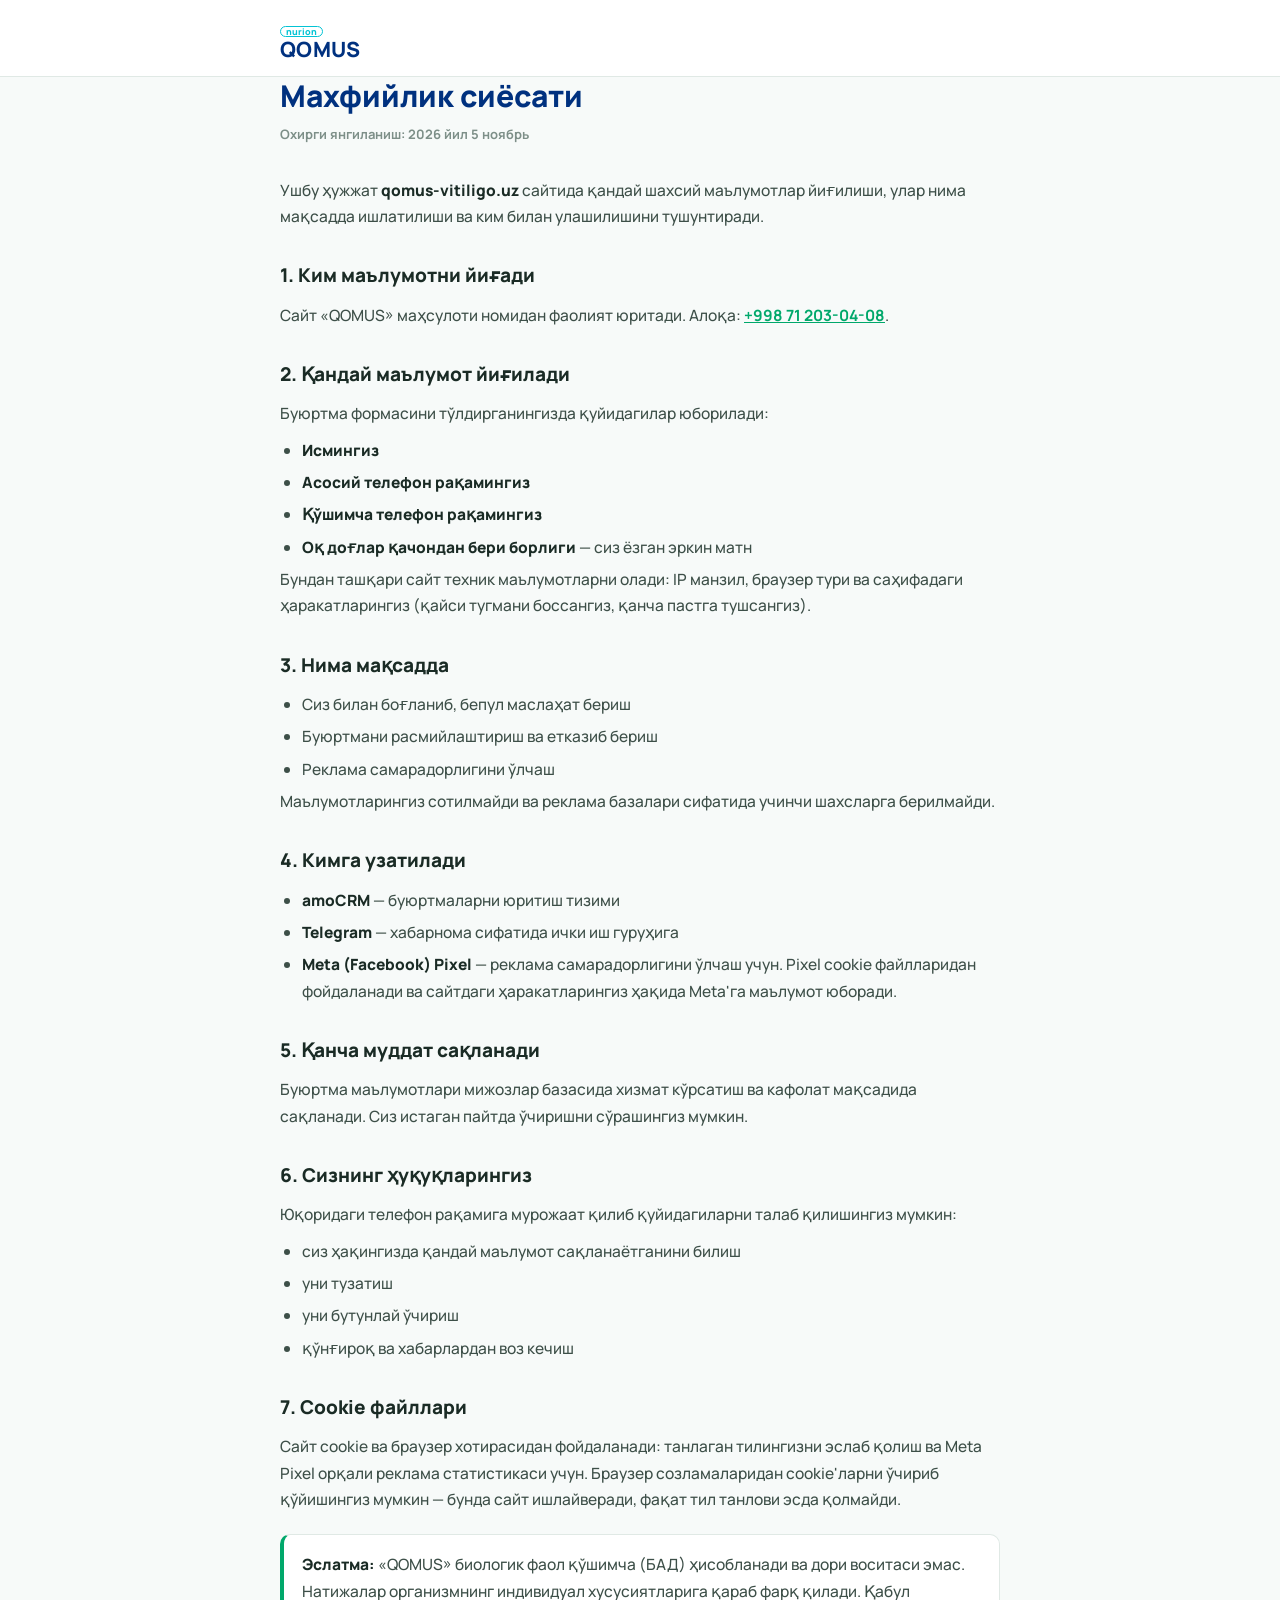
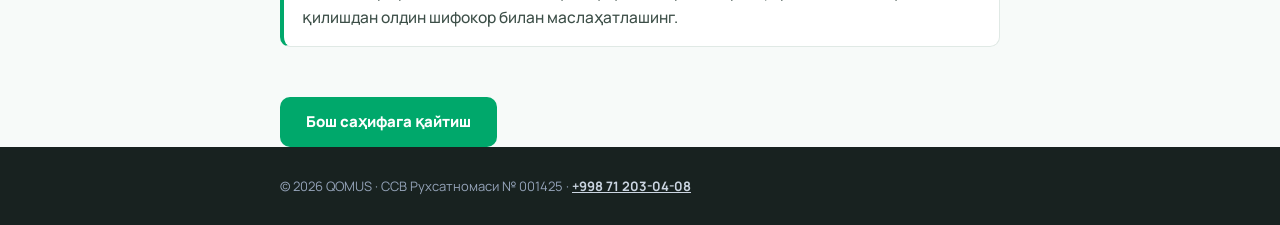
<file: maxfiylik.html>
<!DOCTYPE html>
<html lang="uz-Cyrl">
<head>
    <meta charset="UTF-8">
    <meta name="viewport" content="width=device-width, initial-scale=1.0">
    <title>Махфийлик сиёсати — QOMUS</title>
    <meta name="description" content="QOMUS сайти қандай шахсий маълумотларни йиғади, улар қаерга юборилади ва қанча муддат сақланади.">
    <meta name="robots" content="index, follow">
    <meta name="theme-color" content="#00317F">
    <link rel="canonical" href="https://qomus-vitiligo.uz/maxfiylik.html">
    <link rel="icon" href="/favicon.ico" sizes="any">
    <link rel="icon" type="image/png" sizes="32x32" href="/favicon-32x32.png">
    <link rel="apple-touch-icon" href="/apple-touch-icon.png">
    <link rel="preconnect" href="https://fonts.googleapis.com">
    <link rel="preconnect" href="https://fonts.gstatic.com" crossorigin>
    <link href="https://fonts.googleapis.com/css2?family=Manrope:wght@500;600;700;800;900&subset=cyrillic,cyrillic-ext,latin&display=swap" rel="stylesheet">
    <style>
        *{margin:0;padding:0;box-sizing:border-box;font-family:'Manrope',sans-serif}
        body{background:#f7faf9;color:#1a2b25;line-height:1.7}
        .wrap{max-width:760px;margin:0 auto;padding:0 20px}
        header{background:#fff;border-bottom:1px solid #e0e9e5;padding:16px 0}
        .logo{display:inline-flex;flex-direction:column;line-height:1;text-decoration:none}
        .logo-sub{font-size:9px;font-weight:800;color:#03C3D4;border:1px solid #03C3D4;border-radius:8px;padding:0 5px;width:fit-content;margin-bottom:2px}
        .logo-main{font-size:21px;font-weight:900;color:#00317F;letter-spacing:.4px}
        main{padding:40px 0 64px}
        h1{font-size:30px;font-weight:900;color:#00317F;margin-bottom:8px;line-height:1.25}
        .upd{font-size:13px;font-weight:700;color:#7d8f88;margin-bottom:32px}
        h2{font-size:19px;font-weight:800;color:#1a2b25;margin:30px 0 10px}
        p,li{font-size:15.5px;font-weight:500;color:#3d4f48;margin-bottom:10px}
        ul{padding-left:22px}
        li{margin-bottom:6px}
        strong{font-weight:800;color:#1a2b25}
        a{color:#00a86b;font-weight:700}
        .note{background:#fff;border:1px solid #e0e9e5;border-left:4px solid #00a86b;border-radius:10px;padding:16px 18px;margin:22px 0}
        .note p:last-child{margin-bottom:0}
        footer{background:#182220;color:#94A3B8;padding:28px 0;font-size:13px}
        footer a{color:#cbd5e1}
        .back{display:inline-block;margin-top:28px;background:#00a86b;color:#fff;text-decoration:none;padding:12px 26px;border-radius:10px;font-weight:800;font-size:15px}
        .back:focus-visible,a:focus-visible{outline:3px solid #00317F;outline-offset:2px}
    </style>
</head>
<body>
    <header>
        <div class="wrap">
            <a href="/" class="logo" aria-label="QOMUS — бош саҳифа">
                <span class="logo-sub">nurion</span>
                <span class="logo-main">QOMUS</span>
            </a>
        </div>
    </header>

    <main class="wrap">
        <h1>Махфийлик сиёсати</h1>
        <p class="upd">Охирги янгиланиш: 2026 йил 5 ноябрь</p>

        <p>Ушбу ҳужжат <strong>qomus-vitiligo.uz</strong> сайтида қандай шахсий маълумотлар йиғилиши, улар нима мақсадда ишлатилиши ва ким билан улашилишини тушунтиради.</p>

        <h2>1. Ким маълумотни йиғади</h2>
        <p>Сайт «QOMUS» маҳсулоти номидан фаолият юритади. Алоқа: <a href="tel:+998712030408">+998 71 203-04-08</a>.</p>
        <!-- ТО'ЛДИРИЛСИН: юридик шахс номи (МЧЖ/ЯТТ), рўйхат рақами (СТИР) ва манзили.
             Google Ads ва Meta модерацияси буни талаб қилиши мумкин. -->

        <h2>2. Қандай маълумот йиғилади</h2>
        <p>Буюртма формасини тўлдирганингизда қуйидагилар юборилади:</p>
        <ul>
            <li><strong>Исмингиз</strong></li>
            <li><strong>Асосий телефон рақамингиз</strong></li>
            <li><strong>Қўшимча телефон рақамингиз</strong></li>
            <li><strong>Оқ доғлар қачондан бери борлиги</strong> — сиз ёзган эркин матн</li>
        </ul>
        <p>Бундан ташқари сайт техник маълумотларни олади: IP манзил, браузер тури ва саҳифадаги ҳаракатларингиз (қайси тугмани боссангиз, қанча пастга тушсангиз).</p>

        <h2>3. Нима мақсадда</h2>
        <ul>
            <li>Сиз билан боғланиб, бепул маслаҳат бериш</li>
            <li>Буюртмани расмийлаштириш ва етказиб бериш</li>
            <li>Реклама самарадорлигини ўлчаш</li>
        </ul>
        <p>Маълумотларингиз сотилмайди ва реклама базалари сифатида учинчи шахсларга берилмайди.</p>

        <h2>4. Кимга узатилади</h2>
        <ul>
            <li><strong>amoCRM</strong> — буюртмаларни юритиш тизими</li>
            <li><strong>Telegram</strong> — хабарнома сифатида ички иш гуруҳига</li>
            <li><strong>Meta (Facebook) Pixel</strong> — реклама самарадорлигини ўлчаш учун. Pixel cookie файлларидан фойдаланади ва сайтдаги ҳаракатларингиз ҳақида Meta'га маълумот юборади.</li>
        </ul>

        <h2>5. Қанча муддат сақланади</h2>
        <p>Буюртма маълумотлари мижозлар базасида хизмат кўрсатиш ва кафолат мақсадида сақланади. Сиз истаган пайтда ўчиришни сўрашингиз мумкин.</p>

        <h2>6. Сизнинг ҳуқуқларингиз</h2>
        <p>Юқоридаги телефон рақамига мурожаат қилиб қуйидагиларни талаб қилишингиз мумкин:</p>
        <ul>
            <li>сиз ҳақингизда қандай маълумот сақланаётганини билиш</li>
            <li>уни тузатиш</li>
            <li>уни бутунлай ўчириш</li>
            <li>қўнғироқ ва хабарлардан воз кечиш</li>
        </ul>

        <h2>7. Cookie файллари</h2>
        <p>Сайт cookie ва браузер хотирасидан фойдаланади: танлаган тилингизни эслаб қолиш ва Meta Pixel орқали реклама статистикаси учун. Браузер созламаларидан cookie'ларни ўчириб қўйишингиз мумкин — бунда сайт ишлайверади, фақат тил танлови эсда қолмайди.</p>

        <div class="note">
            <p><strong>Эслатма:</strong> «QOMUS» биологик фаол қўшимча (БАД) ҳисобланади ва дори воситаси эмас. Натижалар организмнинг индивидуал хусусиятларига қараб фарқ қилади. Қабул қилишдан олдин шифокор билан маслаҳатлашинг.</p>
        </div>

        <a href="/" class="back">Бош саҳифага қайтиш</a>
    </main>

    <footer>
        <div class="wrap">
            © 2026 QOMUS · ССВ Рухсатномаси № 001425 ·
            <a href="tel:+998712030408">+998 71 203-04-08</a>
        </div>
    </footer>
</body>
</html>
</file>
